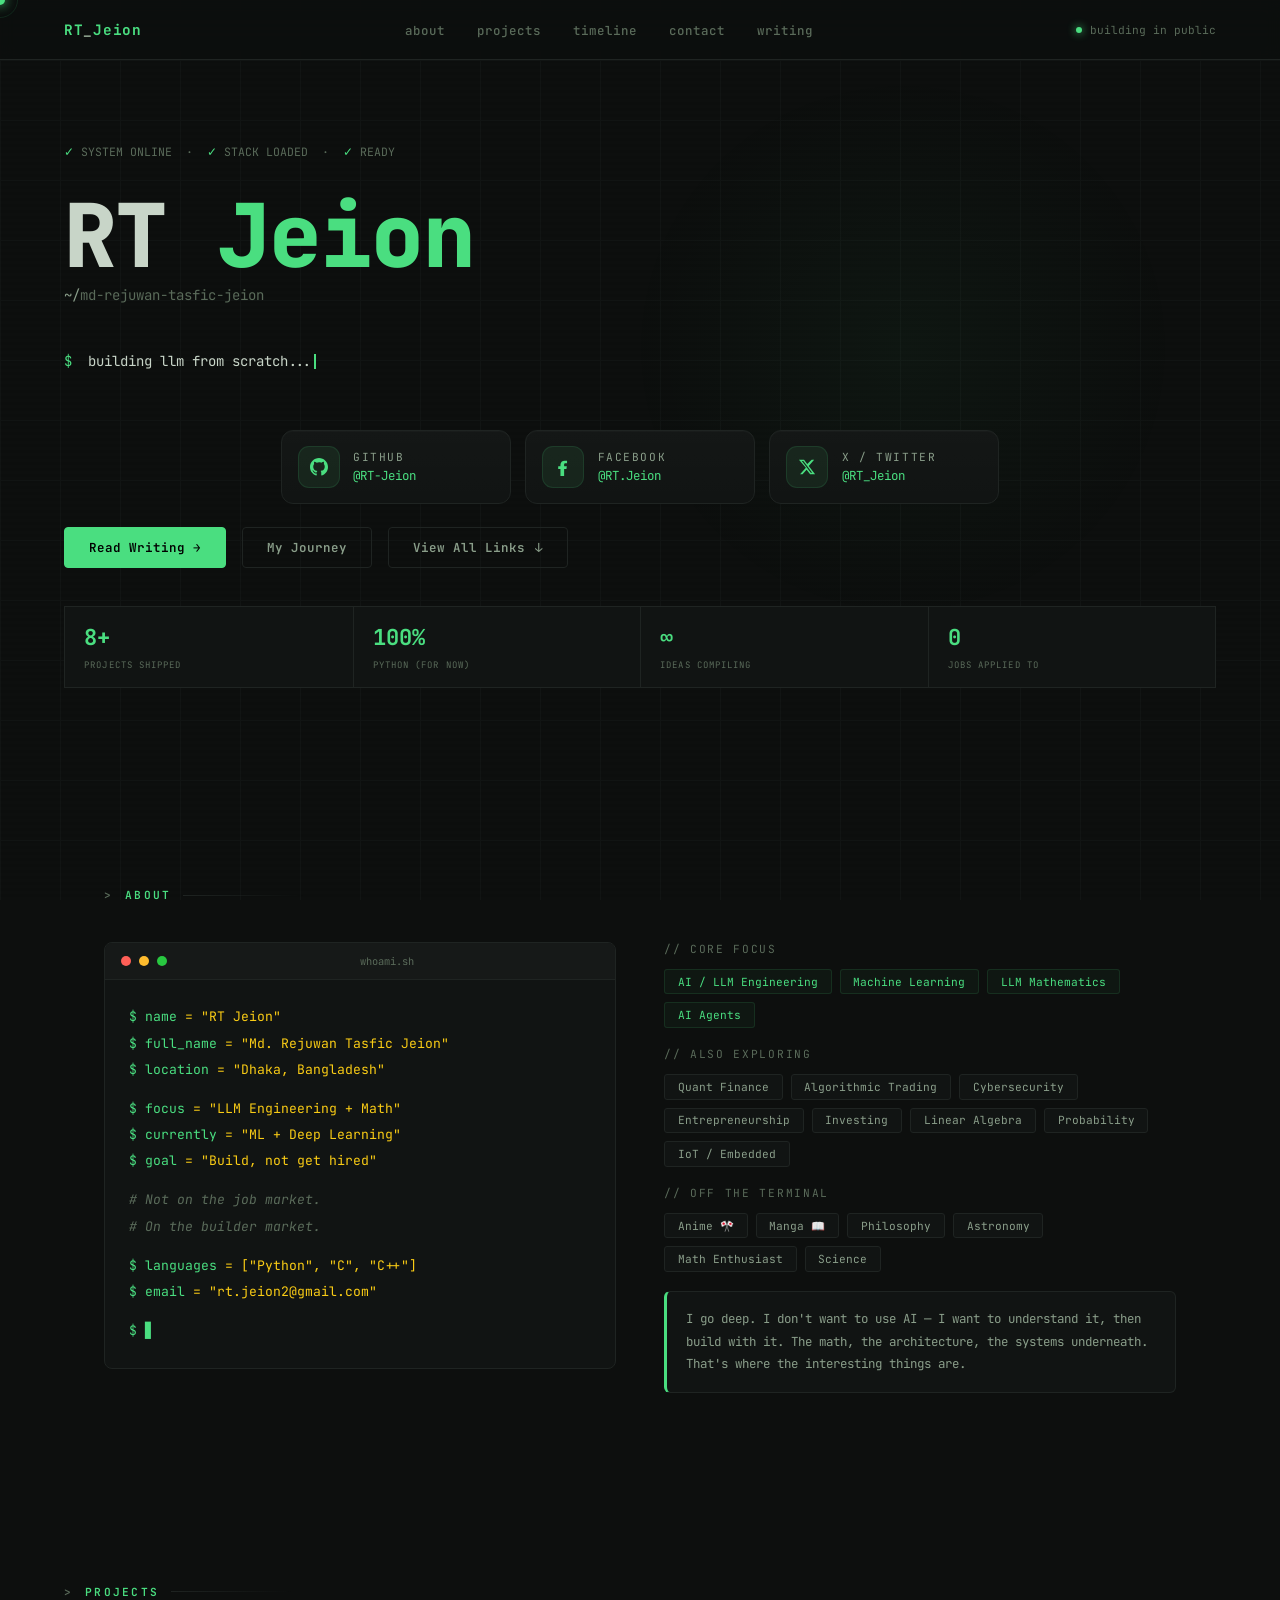
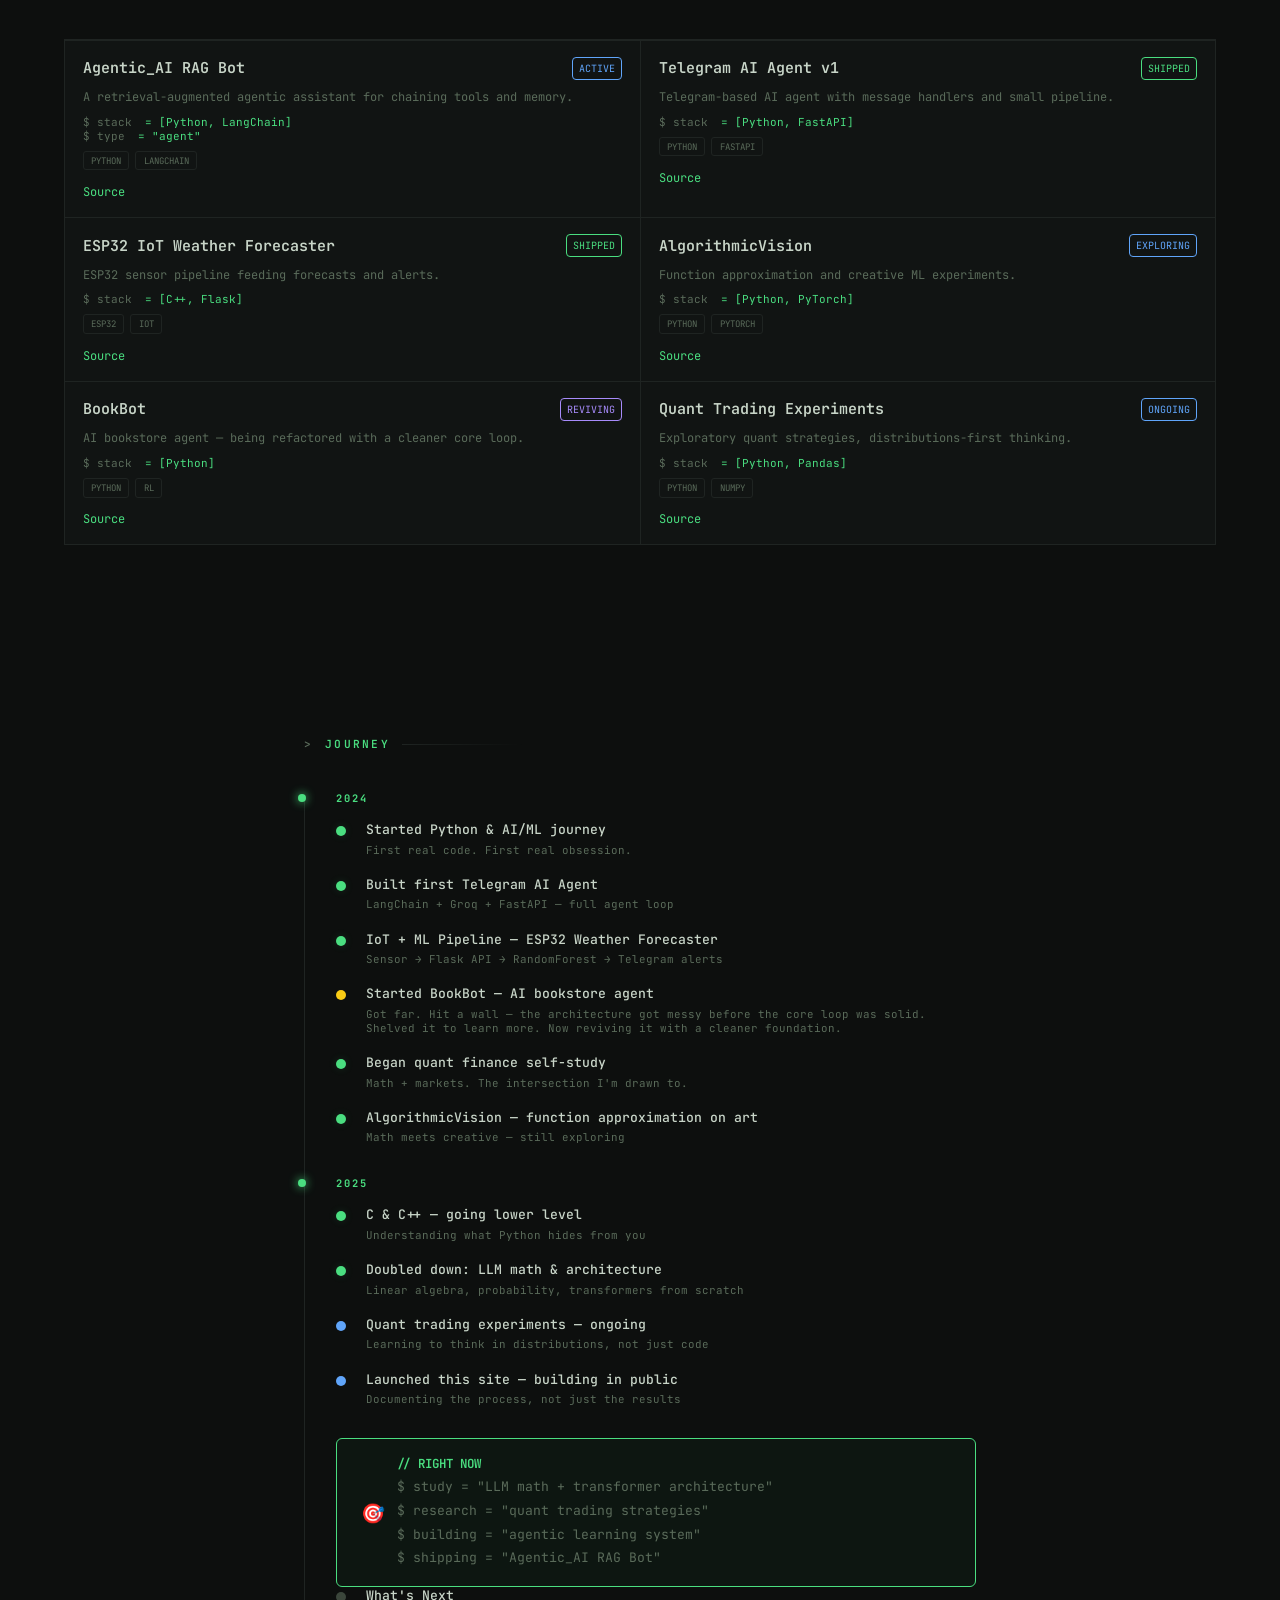
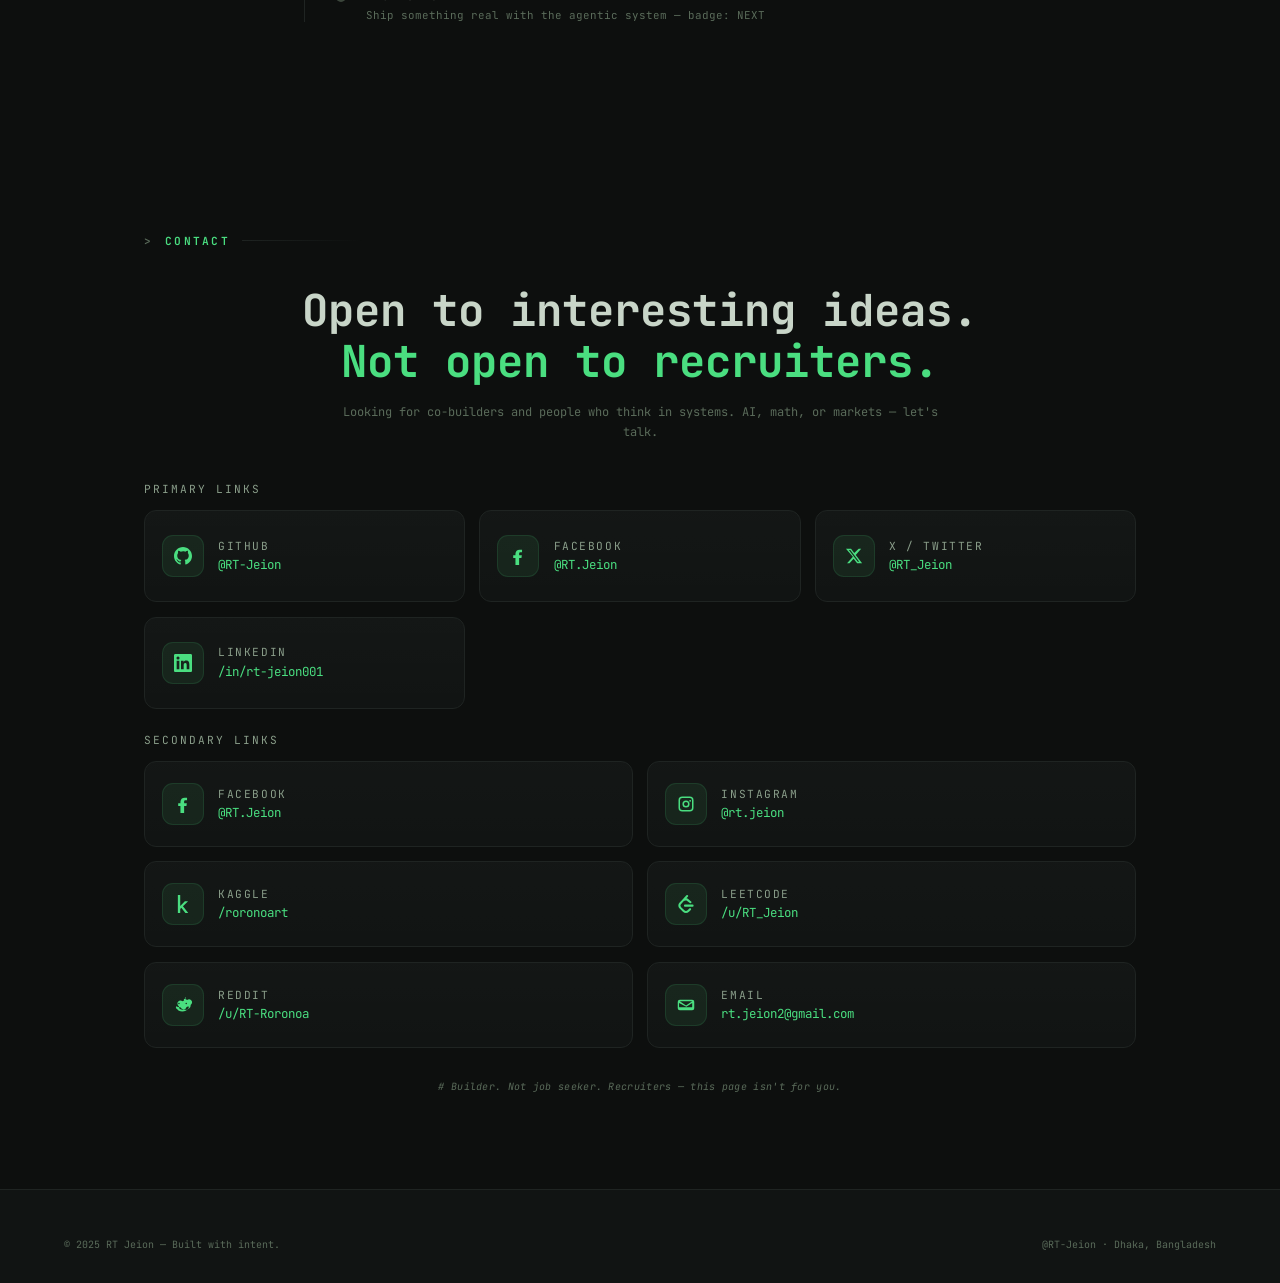
<file: index.html>
<!DOCTYPE html>
<html lang="en">
<head>
<meta charset="UTF-8">
<meta name="viewport" content="width=device-width, initial-scale=1.0">
<title>RT Jeion — Builder. Not Job Seeker.</title>
<link rel="apple-touch-icon" sizes="180x180" href="/apple-touch-icon.png">
<link rel="icon" type="image/png" sizes="32x32" href="/favicon-32x32.png">
<link rel="icon" type="image/png" sizes="16x16" href="/favicon-16x16.png">
<link rel="manifest" href="/site.webmanifest">
  <link rel="icon" href="/favicon.svg" type="image/svg+xml">
<link rel="preconnect" href="https://fonts.googleapis.com">
<link href="https://fonts.googleapis.com/css2?family=JetBrains+Mono:wght@300;400;500;600;700;800&display=swap" rel="stylesheet">
<link rel="stylesheet" href="styles.css">
</head>
<body>

<!-- CURSOR -->
<div class="cursor" id="cursor"></div>
<div class="cursor-ring" id="cursorRing"></div>

<!-- NAV -->
<nav>
  <a href="#hero" class="nav-logo">RT<span>_</span>Jeion</a>
  <ul class="nav-links">
    <li><a href="#about">about</a></li>
    <li><a href="#projects">projects</a></li>
    <li><a href="#timeline">timeline</a></li>
    <li><a href="#contact">contact</a></li>
    <li><a href="writing.html">writing</a></li>
  </ul>
  <div class="nav-status">
    <span class="status-dot"></span>
    <span>building in public</span>
  </div>
</nav>

<!-- ══════════════════════════════════
     HERO
══════════════════════════════════ -->
<section id="hero">
  <div class="hero-glow"></div>

  <p class="hero-boot">
    <span>✓</span> SYSTEM ONLINE &nbsp;·&nbsp;
    <span>✓</span> STACK LOADED &nbsp;·&nbsp;
    <span>✓</span> READY
  </p>

  <h1 class="hero-name">RT <span class="accent">Jeion</span></h1>
  <p class="hero-handle"><span>~/</span>md-rejuwan-tasfic-jeion</p>

  <div class="hero-tagline">
    <span class="prompt">$</span>
    <span id="typed"></span><span class="cursor-blink"></span>
  </div>

  <div class="hero-socials" aria-label="Top social links">
    <a href="https://github.com/RT-Jeion" target="_blank" rel="noopener noreferrer" class="hero-social-link hero-social-card" aria-label="GitHub" title="GitHub">
      <span class="hero-social-icon" aria-hidden="true">
        <svg viewBox="0 0 24 24"><path d="M12 0C5.374 0 0 5.373 0 12c0 5.302 3.438 9.8 8.207 11.387.599.111.793-.261.793-.577v-2.234c-3.338.726-4.033-1.416-4.033-1.416-.546-1.387-1.333-1.756-1.333-1.756-1.089-.745.083-.729.083-.729 1.205.084 1.839 1.237 1.839 1.237 1.07 1.834 2.807 1.304 3.492.997.107-.775.418-1.305.762-1.604-2.665-.305-5.467-1.334-5.467-5.931 0-1.311.469-2.381 1.236-3.221-.124-.303-.535-1.524.117-3.176 0 0 1.008-.322 3.301 1.23A11.509 11.509 0 0 1 12 5.803c1.02.005 2.047.138 3.006.404 2.291-1.552 3.297-1.23 3.297-1.23.653 1.653.242 2.874.118 3.176.77.84 1.235 1.911 1.235 3.221 0 4.609-2.807 5.624-5.479 5.921.43.372.823 1.102.823 2.222v3.293c0 .319.192.694.801.576C20.566 21.797 24 17.3 24 12c0-6.627-5.373-12-12-12z"/></svg>
      </span>
      <span class="hero-social-copy">
        <span class="hero-social-label">GitHub</span>
        <span class="hero-social-value">@RT-Jeion</span>
      </span>
    </a>
    <a href="https://www.facebook.com/RT.Jeion" target="_blank" rel="noopener noreferrer" class="hero-social-link hero-social-card" aria-label="Facebook" title="Facebook">
      <span class="hero-social-icon" aria-hidden="true">
        <svg viewBox="0 0 24 24"><path d="M13.5 24v-9.3h3.1l.5-3.6h-3.6V8.8c0-1 .3-1.8 1.9-1.8h2V3.7c-.4-.1-1.7-.2-3.2-.2-3.3 0-5.6 2-5.6 5.6v2h-3v3.6h3V24h4.9z"/></svg>
      </span>
      <span class="hero-social-copy">
        <span class="hero-social-label">Facebook</span>
        <span class="hero-social-value">@RT.Jeion</span>
      </span>
    </a>
    <a href="https://x.com/RT_Jeion" target="_blank" rel="noopener noreferrer" class="hero-social-link hero-social-card" aria-label="X / Twitter" title="X / Twitter">
      <span class="hero-social-icon" aria-hidden="true">
        <svg viewBox="0 0 24 24"><path d="M18.244 2.25h3.308l-7.227 8.26 8.502 11.24H16.17l-4.714-6.231-5.401 6.231H2.744l7.737-8.835L1.254 2.25H8.08l4.259 5.63L18.244 2.25zm-1.161 17.52h1.833L7.084 4.126H5.117L17.083 19.77z"/></svg>
      </span>
      <span class="hero-social-copy">
        <span class="hero-social-label">X / Twitter</span>
        <span class="hero-social-value">@RT_Jeion</span>
      </span>
    </a>
  </div>

  <div class="hero-ctas">
    <a href="writing.html" class="btn btn-primary">Read Writing →</a>
    <a href="#timeline" class="btn btn-ghost">My Journey</a>
    <a href="#contact" class="btn btn-ghost btn-scroll" data-scroll-target="#contact">View All Links <span class="btn-arrow" aria-hidden="true">↓</span></a>
  </div>

  <div class="hero-stats">
    <div class="hero-stat">
      <span class="hero-stat-val">8<span>+</span></span>
      <span class="hero-stat-label">PROJECTS SHIPPED</span>
    </div>
    <div class="hero-stat">
      <span class="hero-stat-val">100<span>%</span></span>
      <span class="hero-stat-label">PYTHON (FOR NOW)</span>
    </div>
    <div class="hero-stat">
      <span class="hero-stat-val">∞</span>
      <span class="hero-stat-label">IDEAS COMPILING</span>
    </div>
    <div class="hero-stat">
      <span class="hero-stat-val">0</span>
      <span class="hero-stat-label">JOBS APPLIED TO</span>
    </div>
  </div>

</section>

<!-- ══════════════════════════════════
     ABOUT
══════════════════════════════════ -->
<section id="about">
  <div class="section-label">ABOUT</div>
  <div class="about-grid reveal">

    <div class="terminal-box">
      <div class="terminal-bar">
        <span class="t-dot t-red"></span>
        <span class="t-dot t-yellow"></span>
        <span class="t-dot t-green"></span>
        <span class="terminal-title">whoami.sh</span>
      </div>
      <div class="terminal-body">
        <span class="t-line"><span class="t-prompt">$ </span><span class="t-key">name</span>       <span class="t-val">= "RT Jeion"</span></span>
        <span class="t-line"><span class="t-prompt">$ </span><span class="t-key">full_name</span>  <span class="t-val">= "Md. Rejuwan Tasfic Jeion"</span></span>
        <span class="t-line"><span class="t-prompt">$ </span><span class="t-key">location</span>   <span class="t-val">= "Dhaka, Bangladesh"</span></span>
        <span class="t-blank"></span>
        <span class="t-line"><span class="t-prompt">$ </span><span class="t-key">focus</span>      <span class="t-val">= "LLM Engineering + Math"</span></span>
        <span class="t-line"><span class="t-prompt">$ </span><span class="t-key">currently</span>  <span class="t-val">= "ML + Deep Learning"</span></span>
        <span class="t-line"><span class="t-prompt">$ </span><span class="t-key">goal</span>       <span class="t-val">= "Build, not get hired"</span></span>
        <span class="t-blank"></span>
        <span class="t-line"><span class="t-comment"># Not on the job market.</span></span>
        <span class="t-line"><span class="t-comment"># On the builder market.</span></span>
        <span class="t-blank"></span>
        <span class="t-line"><span class="t-prompt">$ </span><span class="t-key">languages</span>  <span class="t-val">= ["Python", "C", "C++"]</span></span>
        <span class="t-line"><span class="t-prompt">$ </span><span class="t-key">email</span>      <span class="t-val">= "rt.jeion2@gmail.com"</span></span>
        <span class="t-blank"></span>
        <span class="t-line"><span class="t-prompt">$</span> <span style="color:var(--green)">▊</span></span>
      </div>
    </div>

    <div class="about-interests">
      <div>
        <div class="about-section-title">// CORE FOCUS</div>
        <div class="tag-cloud">
          <span class="tag primary">AI / LLM Engineering</span>
          <span class="tag primary">Machine Learning</span>
          <span class="tag primary">LLM Mathematics</span>
          <span class="tag primary">AI Agents</span>
        </div>
      </div>

      <div>
        <div class="about-section-title">// ALSO EXPLORING</div>
        <div class="tag-cloud">
          <span class="tag">Quant Finance</span>
          <span class="tag">Algorithmic Trading</span>
          <span class="tag">Cybersecurity</span>
          <span class="tag">Entrepreneurship</span>
          <span class="tag">Investing</span>
          <span class="tag">Linear Algebra</span>
          <span class="tag">Probability</span>
          <span class="tag">IoT / Embedded</span>
        </div>
      </div>

      <div>
        <div class="about-section-title">// OFF THE TERMINAL</div>
        <div class="tag-cloud">
          <span class="tag">Anime 🎌</span>
          <span class="tag">Manga 📖</span>
          <span class="tag">Philosophy</span>
          <span class="tag">Astronomy</span>
          <span class="tag">Math Enthusiast</span>
          <span class="tag">Science</span>
        </div>
      </div>

      <div style="padding: 1rem 1.2rem; background: var(--surface); border: 1px solid var(--border); border-left: 3px solid var(--accent); border-radius: 6px; font-size: 0.78rem; color: var(--muted2); line-height: 1.8;">
        I go deep. I don't want to use AI — I want to understand it, then build with it. The math, the architecture, the systems underneath. That's where the interesting things are.
      </div>
    </div>

  </div>
</section>
<!-- ══════════════════════════════════

<!-- ══════════════════════════════════
     PROJECTS
══════════════════════════════════ -->
<section id="projects">
  <div class="section-label">PROJECTS</div>
  <div class="projects-grid">

    <article class="project-card">
      <div class="project-row">
        <div class="project-title">Agentic_AI RAG Bot</div>
        <div class="project-badge badge-active">ACTIVE</div>
      </div>
      <div class="project-desc">A retrieval-augmented agentic assistant for chaining tools and memory.</div>
      <div class="project-meta">
        <div class="meta-row"><span class="meta-key">$ stack</span> <span class="meta-val">= [Python, LangChain]</span></div>
        <div class="meta-row"><span class="meta-key">$ type</span> <span class="meta-val">= "agent"</span></div>
      </div>
      <div class="project-stack"><span>python</span><span>langchain</span></div>
      <a class="project-git" href="#">Source <span class="arrow">→</span></a>
    </article>

    <article class="project-card">
      <div class="project-row">
        <div class="project-title">Telegram AI Agent v1</div>
        <div class="project-badge badge-shipped">SHIPPED</div>
      </div>
      <div class="project-desc">Telegram-based AI agent with message handlers and small pipeline.</div>
      <div class="project-meta">
        <div class="meta-row"><span class="meta-key">$ stack</span> <span class="meta-val">= [Python, FastAPI]</span></div>
      </div>
      <div class="project-stack"><span>python</span><span>fastapi</span></div>
      <a class="project-git" href="#">Source <span class="arrow">→</span></a>
    </article>

    <article class="project-card">
      <div class="project-row">
        <div class="project-title">ESP32 IoT Weather Forecaster</div>
        <div class="project-badge badge-shipped">SHIPPED</div>
      </div>
      <div class="project-desc">ESP32 sensor pipeline feeding forecasts and alerts.</div>
      <div class="project-meta">
        <div class="meta-row"><span class="meta-key">$ stack</span> <span class="meta-val">= [C++, Flask]</span></div>
      </div>
      <div class="project-stack"><span>esp32</span><span>iot</span></div>
      <a class="project-git" href="#">Source <span class="arrow">→</span></a>
    </article>

    <article class="project-card">
      <div class="project-row">
        <div class="project-title">AlgorithmicVision</div>
        <div class="project-badge badge-exploring">EXPLORING</div>
      </div>
      <div class="project-desc">Function approximation and creative ML experiments.</div>
      <div class="project-meta">
        <div class="meta-row"><span class="meta-key">$ stack</span> <span class="meta-val">= [Python, PyTorch]</span></div>
      </div>
      <div class="project-stack"><span>python</span><span>pytorch</span></div>
      <a class="project-git" href="#">Source <span class="arrow">→</span></a>
    </article>

    <article class="project-card">
      <div class="project-row">
        <div class="project-title">BookBot</div>
        <div class="project-badge badge-reviving">REVIVING</div>
      </div>
      <div class="project-desc">AI bookstore agent — being refactored with a cleaner core loop.</div>
      <div class="project-meta">
        <div class="meta-row"><span class="meta-key">$ stack</span> <span class="meta-val">= [Python]</span></div>
      </div>
      <div class="project-stack"><span>python</span><span>rl</span></div>
      <a class="project-git" href="#">Source <span class="arrow">→</span></a>
    </article>

    <article class="project-card">
      <div class="project-row">
        <div class="project-title">Quant Trading Experiments</div>
        <div class="project-badge badge-ongoing">ONGOING</div>
      </div>
      <div class="project-desc">Exploratory quant strategies, distributions-first thinking.</div>
      <div class="project-meta">
        <div class="meta-row"><span class="meta-key">$ stack</span> <span class="meta-val">= [Python, Pandas]</span></div>
      </div>
      <div class="project-stack"><span>python</span><span>numpy</span></div>
      <a class="project-git" href="#">Source <span class="arrow">→</span></a>
    </article>

  </div>
</section>

<!-- ══════════════════════════════════
     TIMELINE
══════════════════════════════════ -->
<section id="timeline">
  <div class="section-label">JOURNEY</div>
  <div class="tl-container">

    <div class="tl-year">2024</div>
    <div class="tl-item">
      <span class="tl-icon green"></span>
      <div class="tl-content">
        <div class="tl-title">Started Python & AI/ML journey</div>
        <div class="tl-sub">First real code. First real obsession.</div>
      </div>
    </div>
    <div class="tl-item">
      <span class="tl-icon green"></span>
      <div class="tl-content">
        <div class="tl-title">Built first Telegram AI Agent</div>
        <div class="tl-sub">LangChain + Groq + FastAPI — full agent loop</div>
      </div>
    </div>
    <div class="tl-item">
      <span class="tl-icon green"></span>
      <div class="tl-content">
        <div class="tl-title">IoT + ML Pipeline — ESP32 Weather Forecaster</div>
        <div class="tl-sub">Sensor → Flask API → RandomForest → Telegram alerts</div>
      </div>
    </div>
    <div class="tl-item">
      <span class="tl-icon yellow"></span>
      <div class="tl-content">
        <div class="tl-title">Started BookBot — AI bookstore agent</div>
        <div class="tl-sub">Got far. Hit a wall — the architecture got messy before the core loop was solid. Shelved it to learn more. Now reviving it with a cleaner foundation.</div>
      </div>
    </div>
    <div class="tl-item">
      <span class="tl-icon green"></span>
      <div class="tl-content">
        <div class="tl-title">Began quant finance self-study</div>
        <div class="tl-sub">Math + markets. The intersection I'm drawn to.</div>
      </div>
    </div>
    <div class="tl-item">
      <span class="tl-icon green"></span>
      <div class="tl-content">
        <div class="tl-title">AlgorithmicVision — function approximation on art</div>
        <div class="tl-sub">Math meets creative — still exploring</div>
      </div>
    </div>

    <div class="tl-year">2025</div>
    <div class="tl-item">
      <span class="tl-icon green"></span>
      <div class="tl-content">
        <div class="tl-title">C & C++ — going lower level</div>
        <div class="tl-sub">Understanding what Python hides from you</div>
      </div>
    </div>
    <div class="tl-item">
      <span class="tl-icon green"></span>
      <div class="tl-content">
        <div class="tl-title">Doubled down: LLM math & architecture</div>
        <div class="tl-sub">Linear algebra, probability, transformers from scratch</div>
      </div>
    </div>
    <div class="tl-item">
      <span class="tl-icon blue"></span>
      <div class="tl-content">
        <div class="tl-title">Quant trading experiments — ongoing</div>
        <div class="tl-sub">Learning to think in distributions, not just code</div>
      </div>
    </div>
    <div class="tl-item">
      <span class="tl-icon blue"></span>
      <div class="tl-content">
        <div class="tl-title">Launched this site — building in public</div>
        <div class="tl-sub">Documenting the process, not just the results</div>
      </div>
    </div>

    <div class="tl-now">
      <span style="font-size:1.2rem">🎯</span>
      <div>
        <div style="font-weight:600; margin-bottom:0.2rem">// RIGHT NOW</div>
        <div style="font-size:0.82rem; color:var(--muted); font-family:var(--font); line-height:1.8">
          <div>$ study = "LLM math + transformer architecture"</div>
          <div>$ research = "quant trading strategies"</div>
          <div>$ building = "agentic learning system"</div>
          <div>$ shipping = "Agentic_AI RAG Bot"</div>
        </div>
      </div>
    </div>

    <div class="tl-item">
      <span class="tl-icon" style="opacity:0.6"></span>
      <div class="tl-content">
        <div class="tl-title">What's Next</div>
        <div class="tl-sub">Ship something real with the agentic system — badge: NEXT</div>
      </div>
    </div>

  </div>
</section>

<!-- ══════════════════════════════════
     CONTACT
══════════════════════════════════ -->
<section id="contact">
  <div class="section-label">CONTACT</div>
  <h2 class="contact-headline">
    <div class="contact-line1">Open to interesting ideas.</div>
    <div class="contact-line2">Not open to recruiters.</div>
  </h2>
  <p class="contact-sub">
    Looking for co-builders and people who think in systems. AI, math, or markets — let's talk.
  </p>
  <div class="contact-groups">
    <div class="contact-group reveal">
      <div class="contact-group-title">Primary Links</div>
      <div class="contact-links contact-links--primary">
        <a class="contact-link contact-link--primary" href="https://github.com/RT-Jeion" target="_blank" rel="noopener noreferrer" aria-label="GitHub">
          <span class="contact-link-icon" aria-hidden="true">
            <svg viewBox="0 0 24 24"><path d="M12 0C5.374 0 0 5.373 0 12c0 5.302 3.438 9.8 8.207 11.387.599.111.793-.261.793-.577v-2.234c-3.338.726-4.033-1.416-4.033-1.416-.546-1.387-1.333-1.756-1.333-1.756-1.089-.745.083-.729.083-.729 1.205.084 1.839 1.237 1.839 1.237 1.07 1.834 2.807 1.304 3.492.997.107-.775.418-1.305.762-1.604-2.665-.305-5.467-1.334-5.467-5.931 0-1.311.469-2.381 1.236-3.221-.124-.303-.535-1.524.117-3.176 0 0 1.008-.322 3.301 1.23A11.509 11.509 0 0 1 12 5.803c1.02.005 2.047.138 3.006.404 2.291-1.552 3.297-1.23 3.297-1.23.653 1.653.242 2.874.118 3.176.77.84 1.235 1.911 1.235 3.221 0 4.609-2.807 5.624-5.479 5.921.43.372.823 1.102.823 2.222v3.293c0 .319.192.694.801.576C20.566 21.797 24 17.3 24 12c0-6.627-5.373-12-12-12z"/></svg>
          </span>
          <span class="contact-link-copy">
            <span class="contact-link-label">GitHub</span>
            <span class="contact-link-value">@RT-Jeion</span>
          </span>
        </a>
        <a class="contact-link contact-link--primary" href="https://www.facebook.com/RT.Jeion" target="_blank" rel="noopener noreferrer" aria-label="Facebook">
          <span class="contact-link-icon" aria-hidden="true">
            <svg viewBox="0 0 24 24"><path d="M13.5 24v-9.3h3.1l.5-3.6h-3.6V8.8c0-1 .3-1.8 1.9-1.8h2V3.7c-.4-.1-1.7-.2-3.2-.2-3.3 0-5.6 2-5.6 5.6v2h-3v3.6h3V24h4.9z"/></svg>
          </span>
          <span class="contact-link-copy">
            <span class="contact-link-label">Facebook</span>
            <span class="contact-link-value">@RT.Jeion</span>
          </span>
        </a>
        <a class="contact-link contact-link--primary" href="https://x.com/RT_Jeion" target="_blank" rel="noopener noreferrer" aria-label="X / Twitter">
          <span class="contact-link-icon" aria-hidden="true">
            <svg viewBox="0 0 24 24"><path d="M18.244 2.25h3.308l-7.227 8.26 8.502 11.24H16.17l-4.714-6.231-5.401 6.231H2.744l7.737-8.835L1.254 2.25H8.08l4.259 5.63L18.244 2.25zm-1.161 17.52h1.833L7.084 4.126H5.117L17.083 19.77z"/></svg>
          </span>
          <span class="contact-link-copy">
            <span class="contact-link-label">X / Twitter</span>
            <span class="contact-link-value">@RT_Jeion</span>
          </span>
        </a>
        <a class="contact-link contact-link--primary" href="https://www.linkedin.com/in/rt-jeion001/" target="_blank" rel="noopener noreferrer" aria-label="LinkedIn">
          <span class="contact-link-icon" aria-hidden="true">
            <svg viewBox="0 0 24 24"><path d="M20.447 20.452h-3.554v-5.569c0-1.328-.027-3.037-1.852-3.037-1.853 0-2.136 1.445-2.136 2.939v5.667H9.351V9h3.414v1.561h.046c.477-.9 1.637-1.85 3.37-1.85 3.601 0 4.267 2.37 4.267 5.455v6.286zM5.337 7.433a2.062 2.062 0 0 1-2.063-2.065 2.064 2.064 0 1 1 2.063 2.065zm1.782 13.019H3.555V9h3.564v11.452zM22.225 0H1.771C.792 0 0 .774 0 1.729v20.542C0 23.227.792 24 1.771 24h20.451C23.2 24 24 23.227 24 22.271V1.729C24 .774 23.2 0 22.222 0h.003z"/></svg>
          </span>
          <span class="contact-link-copy">
            <span class="contact-link-label">LinkedIn</span>
            <span class="contact-link-value">/in/rt-jeion001</span>
          </span>
        </a>
      </div>
    </div>

    <div class="contact-group reveal">
      <div class="contact-group-title">Secondary Links</div>
      <div class="contact-links contact-links--secondary">
        <a class="contact-link" href="https://www.facebook.com/RT.Jeion" target="_blank" rel="noopener noreferrer" aria-label="Facebook">
          <span class="contact-link-icon" aria-hidden="true">
            <svg viewBox="0 0 24 24"><path d="M13.5 24v-9.3h3.1l.5-3.6h-3.6V8.8c0-1 .3-1.8 1.9-1.8h2V3.7c-.4-.1-1.7-.2-3.2-.2-3.3 0-5.6 2-5.6 5.6v2h-3v3.6h3V24h4.9z"/></svg>
          </span>
          <span class="contact-link-copy">
            <span class="contact-link-label">Facebook</span>
            <span class="contact-link-value">@RT.Jeion</span>
          </span>
        </a>
        <a class="contact-link" href="https://www.instagram.com/rt.jeion/" target="_blank" rel="noopener noreferrer" aria-label="Instagram">
          <span class="contact-link-icon" aria-hidden="true">
            <svg viewBox="0 0 24 24"><path d="M7 2h10a5 5 0 0 1 5 5v10a5 5 0 0 1-5 5H7a5 5 0 0 1-5-5V7a5 5 0 0 1 5-5zm0 2a3 3 0 0 0-3 3v10a3 3 0 0 0 3 3h10a3 3 0 0 0 3-3V7a3 3 0 0 0-3-3H7zm5 3.25A4.75 4.75 0 1 1 7.25 12 4.756 4.756 0 0 1 12 7.25zm0 2A2.75 2.75 0 1 0 14.75 12 2.753 2.753 0 0 0 12 9.25zM17.5 6.5a1.25 1.25 0 1 1-1.25 1.25A1.25 1.25 0 0 1 17.5 6.5z"/></svg>
          </span>
          <span class="contact-link-copy">
            <span class="contact-link-label">Instagram</span>
            <span class="contact-link-value">@rt.jeion</span>
          </span>
        </a>
        <a class="contact-link" href="https://www.kaggle.com/roronoart" target="_blank" rel="noopener noreferrer" aria-label="Kaggle">
          <span class="contact-link-icon" aria-hidden="true">
            <svg viewBox="0 0 24 24"><path d="M18.825 23.859c-.022.092-.117.141-.281.141h-3.139c-.187 0-.351-.082-.492-.248l-5.178-6.589-1.448 1.374v5.111c0 .235-.117.352-.351.352H5.505c-.236 0-.354-.117-.354-.352V.353c0-.233.118-.353.354-.353h2.431c.234 0 .351.12.351.353v14.343l6.203-6.272c.165-.165.33-.246.495-.246h3.239c.144 0 .236.06.285.18.046.149.034.255-.036.315l-6.555 6.344 6.836 8.507c.095.104.117.208.07.334"/></svg>
          </span>
          <span class="contact-link-copy">
            <span class="contact-link-label">Kaggle</span>
            <span class="contact-link-value">/roronoart</span>
          </span>
        </a>
        <a class="contact-link" href="https://leetcode.com/u/RT_Jeion/" target="_blank" rel="noopener noreferrer" aria-label="LeetCode">
          <span class="contact-link-icon" aria-hidden="true">
            <svg viewBox="0 0 24 24"><path d="M13.483 0a1.374 1.374 0 0 0-.961.438L7.116 6.226l-3.854 4.126a5.266 5.266 0 0 0-1.209 2.104 5.35 5.35 0 0 0-.125.513 5.527 5.527 0 0 0 .062 2.362 5.83 5.83 0 0 0 .349 1.017 5.938 5.938 0 0 0 1.271 1.818l4.277 4.193.039.038c2.248 2.165 5.852 2.133 8.063-.074l2.396-2.392c.54-.54.54-1.414.003-1.955a1.378 1.378 0 0 0-1.951-.003l-2.396 2.392a3.021 3.021 0 0 1-4.205.038l-.02-.019-4.276-4.193c-.652-.64-.972-1.469-.948-2.263a2.68 2.68 0 0 1 .066-.523 2.545 2.545 0 0 1 .619-1.164L9.13 8.114c1.058-1.134 3.204-1.27 4.43-.278l3.501 2.831c.593.48 1.461.387 1.94-.207a1.384 1.384 0 0 0-.207-1.943l-3.5-2.831c-.8-.647-1.766-1.045-2.774-1.202l2.015-2.158A1.384 1.384 0 0 0 13.483 0zm-2.866 12.815a1.38 1.38 0 0 0-1.38 1.382 1.38 1.38 0 0 0 1.38 1.382H20.79a1.38 1.38 0 0 0 1.38-1.382 1.38 1.38 0 0 0-1.38-1.382z"/></svg>
          </span>
          <span class="contact-link-copy">
            <span class="contact-link-label">LeetCode</span>
            <span class="contact-link-value">/u/RT_Jeion</span>
          </span>
        </a>
        <a class="contact-link" href="https://www.reddit.com/user/Twilight_RT/" target="_blank" rel="noopener noreferrer" aria-label="Reddit">
          <span class="contact-link-icon" aria-hidden="true">
            <svg viewBox="0 0 24 24"><path d="M14.5 1.75c.7 0 1.3.57 1.3 1.27 0 .49-.28.91-.67 1.12l2.4 1.07c.7-.56 1.58-.9 2.54-.9 2.24 0 4.05 1.81 4.05 4.05 0 1.48-.8 2.78-1.99 3.49.05.26.08.53.08.81 0 3.12-3.22 5.66-7.16 5.66-2.95 0-5.48-1.37-6.58-3.33-.4.09-.82.14-1.26.14-1.49 0-2.85-.5-3.95-1.33-.45.36-.74.91-.74 1.53 0 1.03.76 1.88 1.75 2.03.52 1.83 3.38 3.22 6.83 3.22 3.45 0 6.31-1.39 6.83-3.22 1-.15 1.75-1 1.75-2.03 0-.61-.29-1.17-.74-1.53-.64.48-1.41.83-2.25 1.02-.29 2.04-2.45 3.63-5.1 3.63-2.82 0-5.12-1.83-5.12-4.08 0-.27.03-.54.09-.8-1.18-.71-1.98-2.01-1.98-3.49 0-2.24 1.81-4.05 4.05-4.05.96 0 1.84.34 2.54.9l2.39-1.07a1.27 1.27 0 0 1 1.64-1.93l.01.01a1.27 1.27 0 0 1 .14-.01zm-7.9 7.32a.95.95 0 1 0 0 1.9.95.95 0 0 0 0-1.9zm9.7 0a.95.95 0 1 0 0 1.9.95.95 0 0 0 0-1.9zm-6.33 4.6c.32.57.94.96 1.66.96.72 0 1.34-.39 1.66-.96a.62.62 0 1 1 1.08.6c-.54.96-1.57 1.6-2.74 1.6-1.17 0-2.2-.64-2.74-1.6a.62.62 0 1 1 1.08-.6z"/></svg>
          </span>
          <span class="contact-link-copy">
            <span class="contact-link-label">Reddit</span>
            <span class="contact-link-value">/u/RT-Roronoa</span>
          </span>
        </a>
        <a class="contact-link" href="mailto:rt.jeion2@gmail.com" aria-label="Email">
          <span class="contact-link-icon" aria-hidden="true">
            <svg viewBox="0 0 24 24"><path d="M3.75 5h16.5A2.75 2.75 0 0 1 23 7.75v8.5A2.75 2.75 0 0 1 20.25 19H3.75A2.75 2.75 0 0 1 1 16.25v-8.5A2.75 2.75 0 0 1 3.75 5zm0 2 8.25 5.5L20.25 7H3.75zm16.5 7.25V9.2l-7.31 4.87a1 1 0 0 1-1.12 0L2.75 9.2v5.05c0 .41.34.75.75.75h16.5z"/></svg>
          </span>
          <span class="contact-link-copy">
            <span class="contact-link-label">Email</span>
            <span class="contact-link-value">rt.jeion2@gmail.com</span>
          </span>
        </a>
      </div>
    </div>
  </div>

  <div class="contact-note"># Builder. Not job seeker. Recruiters — this page isn't for you.</div>

</section>

<!-- ══════════════════════════════════
     FOOTER
══════════════════════════════════ -->
<footer>
  <div class="footer-bottom">
    <span>© 2025 RT Jeion — Built with intent.</span>
    <span>@RT-Jeion · Dhaka, Bangladesh</span>
  </div>
</footer>

<script src="script.js"></script>
</body>
</html>
</file>
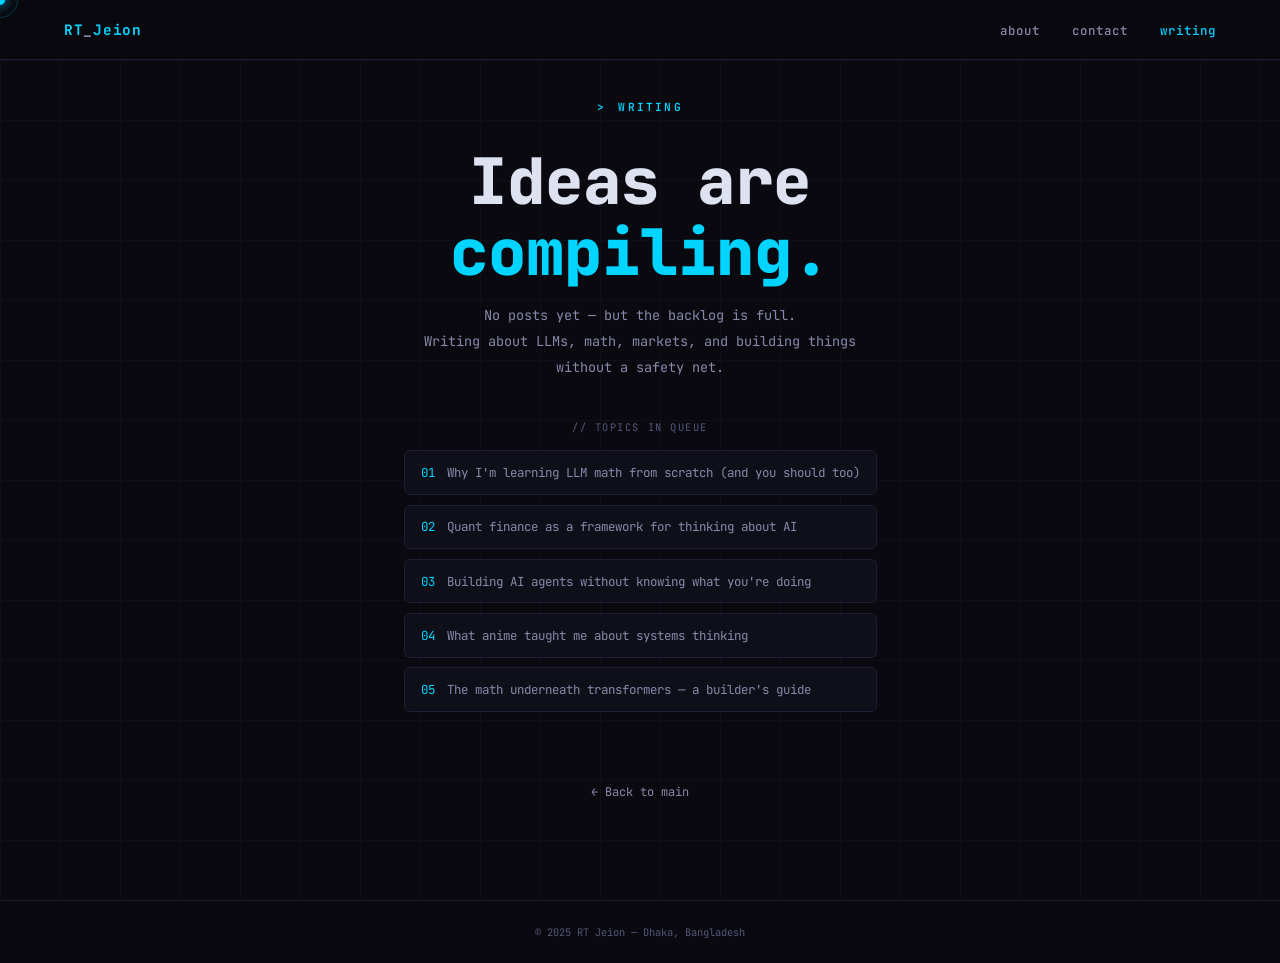
<file: writing.html>
<!DOCTYPE html>
<html lang="en">
<head>
<meta charset="UTF-8">
<meta name="viewport" content="width=device-width, initial-scale=1.0">
<title>Writing — RT Jeion</title>
<link rel="preconnect" href="https://fonts.googleapis.com">
<link href="https://fonts.googleapis.com/css2?family=JetBrains+Mono:wght@300;400;500;600;700;800&display=swap" rel="stylesheet">
<link rel="stylesheet" href="writing-styles.css">
  <link rel="icon" href="/favicon.svg" type="image/svg+xml">
</head>
<body>
<div class="cursor" id="cursor"></div>
<div class="cursor-ring" id="cursorRing"></div>

<nav>
  <a href="index.html" class="nav-logo">RT<span>_</span>Jeion</a>
  <ul class="nav-links">
    <li><a href="index.html#about">about</a></li>
    <li><a href="index.html#contact">contact</a></li>
    <li><a href="writing.html" class="active">writing</a></li>
  </ul>
</nav>

<main>
  <div class="label">WRITING</div>
  <h1>Ideas are<br><span>compiling.</span></h1>
  <p class="sub">
    No posts yet — but the backlog is full.<br>
    Writing about LLMs, math, markets, and building things<br>
    without a safety net.
  </p>

  <div class="queue-title">// TOPICS IN QUEUE</div>
  <div class="queue">
    <div class="queue-item"><span>01</span> Why I'm learning LLM math from scratch (and you should too)</div>
    <div class="queue-item"><span>02</span> Quant finance as a framework for thinking about AI</div>
    <div class="queue-item"><span>03</span> Building AI agents without knowing what you're doing</div>
    <div class="queue-item"><span>04</span> What anime taught me about systems thinking</div>
    <div class="queue-item"><span>05</span> The math underneath transformers — a builder's guide</div>
  </div>

  <a href="index.html" class="back">← Back to main</a>
</main>

<footer>© 2025 RT Jeion — Dhaka, Bangladesh</footer>

<script src="writing-script.js"></script>
</body>
</html>
</file>
<file: styles.css>
:root {
  --bg:          #0d0f0e;
  --surface:     #111413;
  --surface2:    #161918;
  --border:      #1f2422;
  --border2:     #252c29;
  --text:        #c8d5c8;
  --muted:       #5a6b5a;
  --mid:         #8a9e8a;
  --green:       #4ade80;
  --green-dim:   #22c55e;
  --yellow:      #facc15;
  --blue:        #60a5fa;
  --font:        'JetBrains Mono', 'IBM Plex Mono', monospace;
  --accent:      var(--green);
  --accent-dim:  rgba(74,222,128,0.04);
  --accent-glow: rgba(74,222,128,0.12);
  --muted2:      var(--mid);
}

*, *::before, *::after { box-sizing: border-box; margin: 0; padding: 0; }

html { scroll-behavior: smooth; }

body {
  font-family: var(--font);
  background: var(--bg);
  color: var(--text);
  overflow-x: hidden;
  cursor: none;
}

/* ─── CUSTOM CURSOR ─── */
.cursor {
  position: fixed;
  width: 10px; height: 10px;
  background: var(--accent);
  border-radius: 50%;
  pointer-events: none;
  z-index: 9999;
  transition: transform 0.1s;
  box-shadow: 0 0 12px var(--accent), 0 0 24px var(--accent-glow);
}
.cursor-ring {
  position: fixed;
  width: 36px; height: 36px;
  border: 1px solid var(--accent-glow);
  border-radius: 50%;
  pointer-events: none;
  z-index: 9998;
  transition: transform 0.15s, width 0.2s, height 0.2s;
}

/* ─── BACKGROUND GRID ─── */
body::before {
  content: '';
  position: fixed;
  inset: 0;
  background-image:
    linear-gradient(var(--border) 1px, transparent 1px),
    linear-gradient(90deg, var(--border) 1px, transparent 1px);
  background-size: 60px 60px;
  opacity: 0.35;
  pointer-events: none;
  z-index: 0;
}

/* scanline overlay */
body::after {
  content: '';
  position: fixed;
  inset: 0;
  background: repeating-linear-gradient(
    0deg,
    transparent,
    transparent 3px,
    rgba(0,0,0,0.03) 3px,
    rgba(0,0,0,0.03) 6px
  );
  pointer-events: none;
  z-index: 1;
}

/* ─── NAV ─── */
nav {
  position: fixed;
  top: 0; left: 0; right: 0;
  z-index: 1000;
  display: flex;
  align-items: center;
  justify-content: space-between;
  padding: 0 5vw;
  height: 60px;
  background: rgba(13,15,14,0.92);
  backdrop-filter: blur(8px);
  border-bottom: 1px solid var(--border);
}

.nav-logo {
  font-size: 0.9rem;
  font-weight: 700;
  color: var(--green);
  letter-spacing: 0.05em;
  text-decoration: none;
}
.nav-logo span { color: var(--muted2); }

.nav-links {
  display: flex;
  gap: 2rem;
  list-style: none;
  align-items: center;
}

.nav-links a {
  color: var(--muted);
  text-decoration: none;
  font-size: 0.78rem;
  font-weight: 500;
  letter-spacing: 0.08em;
  transition: color 0.2s;
  position: relative;
}
.nav-links a::after {
  content: '';
  position: absolute;
  bottom: -4px; left: 0;
  width: 0; height: 1px;
  background: var(--green);
  transition: width 0.2s;
}
.nav-links a:hover { color: var(--accent); }
.nav-links a:hover::after { width: 100%; }
.nav-links a.active { color: var(--green); }
.nav-links a.active::after { width: 100%; }

.nav-status {
  display: flex;
  align-items: center;
  gap: 0.5rem;
  font-size: 0.7rem;
  color: var(--muted);
}
.status-dot {
  width: 6px; height: 6px;
  border-radius: 50%;
  background: var(--green);
  box-shadow: 0 0 8px var(--green);
  animation: pulse 2s infinite;
}
@keyframes pulse {
  0%,100% { opacity: 1; }
  50% { opacity: 0.4; }
}

/* ─── SECTIONS ─── */
section {
  position: relative;
  z-index: 2;
  padding: 6rem 5vw;
}

.section-label {
  font-size: 0.7rem;
  font-weight: 600;
  letter-spacing: 0.2em;
  color: var(--accent);
  margin-bottom: 2.5rem;
  display: flex;
  align-items: center;
  gap: 0.75rem;
}
.section-label::before { content: '> '; color: var(--muted); }
.section-label::after {
  content: '';
  flex: 1;
  max-width: 120px;
  height: 1px;
  background: linear-gradient(90deg, var(--border), transparent);
}

/* ─── HERO ─── */
#hero {
  min-height: 88svh;
  display: flex;
  flex-direction: column;
  justify-content: center;
  padding-top: 80px;
  padding-bottom: 2.5rem;
  position: relative;
  overflow: hidden;
}

.hero-glow {
  position: absolute;
  top: 6%;
  right: 6%;
  width: 600px;
  height: 600px;
  background: radial-gradient(circle, rgba(74,222,128,0.04) 0%, transparent 65%);
  pointer-events: none;
  animation: glowdrift 8s ease-in-out infinite alternate;
}
@keyframes glowdrift {
  from { transform: translate(0,0); }
  to   { transform: translate(60px, 40px); }
}

.hero-boot {
  font-size: 0.72rem;
  color: var(--muted);
  margin-bottom: 2rem;
  animation: fadein 0.5s ease both;
}
.hero-boot span { color: var(--green); }

.hero-name {
  font-size: clamp(42px, 8vw, 88px);
  font-weight: 800;
  line-height: 1;
  letter-spacing: -0.02em;
  color: var(--text);
  margin-bottom: 0.4rem;
  animation: fadein 0.5s ease 0.1s both;
}
.hero-name .accent { color: var(--green); }

.hero-handle {
  font-size: 14px;
  color: var(--muted);
  margin-bottom: 48px;
  animation: fadein 0.5s ease 0.2s both;
}
.hero-handle span { color: var(--muted2); }

.hero-tagline {
  font-size: 14px;
  color: var(--muted);
  margin-bottom: 2.5rem;
  min-height: 2.4rem;
  animation: fadein 0.5s ease 0.3s both;
}
.hero-tagline .prompt { color: var(--green); margin-right: 0.5rem; }
.hero-tagline #typed { color: var(--text); }
.cursor-blink {
  display: inline-block;
  width: 2px; height: 1.1em;
  background: var(--green);
  vertical-align: middle;
  margin-left: 2px;
  animation: blink 1s step-end infinite;
}
@keyframes blink { 0%,100%{opacity:1} 50%{opacity:0} }

.hero-ctas {
  display: flex;
  gap: 1rem;
  flex-wrap: wrap;
  animation: fadein 0.5s ease 0.4s both;
}

.btn {
  display: inline-flex;
  align-items: center;
  gap: 0.5rem;
  padding: 0.7rem 1.5rem;
  font-family: var(--font);
  font-size: 0.78rem;
  font-weight: 600;
  letter-spacing: 0.08em;
  border-radius: 4px;
  text-decoration: none;
  cursor: pointer;
  transition: all 0.2s;
  position: relative;
  overflow: hidden;
}
.btn-primary {
  background: var(--accent);
  color: #000;
  border: 1px solid var(--accent);
}
.btn-primary:hover {
  background: transparent;
  color: var(--accent);
  box-shadow: 0 0 20px var(--accent-glow);
}
.btn-ghost {
  background: transparent;
  color: var(--muted2);
  border: 1px solid var(--border);
}
.btn-ghost:hover {
  border-color: var(--accent);
  color: var(--accent);
}

.btn-scroll .btn-arrow {
  display: inline-block;
  margin-left: 0.1rem;
  animation: bob 1.35s ease-in-out infinite;
}

@keyframes bob {
  0%, 100% { transform: translateY(0); opacity: 0.75; }
  50% { transform: translateY(3px); opacity: 1; }
}

/* Hero mini stats row */
.hero-stats {
  display: grid;
  grid-template-columns: repeat(4, 1fr);
  gap: 0;
  margin-top: 2.4rem;
  border: 1px solid var(--border);
  background: var(--surface);
  overflow: hidden;
  animation: fadein 0.5s ease 0.5s both;
}
.hero-stat {
  padding: 1rem 1.2rem;
  border-left: 1px solid var(--border);
  display: flex;
  flex-direction: column;
  gap: 0.4rem;
  align-items: flex-start;
}
.hero-stat:first-child { border-left: none; }
.hero-stat-val {
  font-size: 22px;
  font-weight: 700;
  color: var(--green);
}
.hero-stat-label {
  font-size: 9px;
  color: var(--muted);
  text-transform: uppercase;
  letter-spacing: 0.12em;
}

@keyframes fadein {
  from { opacity: 0; transform: translateY(16px); }
  to   { opacity: 1; transform: translateY(0); }
}

/* Hero social links row */
.hero-socials {
  display: flex;
  justify-content: center;
  gap: 0.9rem;
  flex-wrap: wrap;
  width: 100%;
  margin: 0 0 1.4rem;
  font-size: 10px;
  color: var(--muted);
  animation: fadein 0.5s ease 0.6s both;
}
.hero-social-link {
  display: inline-flex;
  align-items: center;
  gap: 0.85rem;
  min-width: min(100%, 230px);
  padding: 0.95rem 1rem;
  background: linear-gradient(180deg, rgba(255,255,255,0.01), transparent), var(--surface);
  border: 1px solid var(--border);
  border-radius: 12px;
  color: var(--muted2);
  text-decoration: none;
  transition: color 0.2s, transform 0.2s, border-color 0.2s, box-shadow 0.2s, background 0.2s;
}
.hero-social-card {
  box-shadow: 0 1px 0 rgba(255,255,255,0.02) inset;
}
.hero-social-icon {
  display: inline-flex;
  align-items: center;
  justify-content: center;
  width: 42px;
  height: 42px;
  border-radius: 11px;
  background: rgba(74,222,128,0.08);
  color: var(--green);
  flex-shrink: 0;
  box-shadow: inset 0 0 0 1px rgba(74,222,128,0.12);
}
.hero-social-icon svg {
  width: 18px; height: 18px;
  fill: currentColor;
}
.hero-social-copy {
  display: flex;
  flex-direction: column;
  gap: 0.2rem;
  min-width: 0;
}
.hero-social-label {
  font-size: 0.7rem;
  text-transform: uppercase;
  letter-spacing: 0.14em;
  color: var(--muted2);
}
.hero-social-value {
  font-size: 0.78rem;
  color: var(--green);
  word-break: break-word;
}
.hero-social-link:hover {
  color: var(--green);
  background: rgba(74,222,128,0.06);
  border-color: var(--accent);
  box-shadow: 0 0 0 1px rgba(74,222,128,0.08), 0 0 18px rgba(74,222,128,0.12);
  transform: translateY(-3px) scale(1.04);
}
.hero-social-link:hover .hero-social-value {
  color: var(--text);
}


#about { max-width: 1200px; margin: 0 auto; }

.about-grid {
  display: grid;
  grid-template-columns: 1fr 1fr;
  gap: 3rem;
  align-items: start;
}

.terminal-box {
  background: var(--surface);
  border: 1px solid var(--border);
  border-radius: 8px;
  overflow: hidden;
}
.terminal-bar {
  display: flex;
  align-items: center;
  gap: 0.5rem;
  padding: 0.7rem 1rem;
  background: var(--surface2);
  border-bottom: 1px solid var(--border);
}
.t-dot { width: 10px; height: 10px; border-radius: 50%; }
.t-red { background: #ff5f57; }
.t-yellow { background: #febc2e; }
.t-green { background: #28c840; }
.terminal-title {
  margin-left: auto;
  margin-right: auto;
  font-size: 0.65rem;
  color: var(--muted);
}
.terminal-body {
  padding: 1.5rem;
  font-size: 0.82rem;
  line-height: 2;
  color: var(--muted2);
}
.t-line { display: block; }
 .t-prompt { color: var(--green); }
 .t-key { color: var(--green); }
 .t-val { color: var(--yellow); }
 .t-comment { color: var(--muted); font-style: italic; }
.t-blank { display: block; height: 0.8rem; }

.about-interests {
  display: flex;
  flex-direction: column;
  gap: 1.2rem;
}
.about-section-title {
  font-size: 0.7rem;
  color: var(--muted);
  letter-spacing: 0.15em;
  margin-bottom: 0.8rem;
}
.tag-cloud {
  display: flex;
  flex-wrap: wrap;
  gap: 0.5rem;
}
.tag {
  padding: 0.3rem 0.8rem;
  font-size: 0.7rem;
  border-radius: 3px;
  border: 1px solid var(--border);
  color: var(--muted2);
  background: var(--surface);
  transition: all 0.2s;
  cursor: default;
}
.tag:hover {
  border-color: var(--accent);
  color: var(--accent);
  background: var(--accent-dim);
}
.tag.primary {
  border-color: var(--accent-glow);
  color: var(--accent);
  background: var(--accent-dim);
}

/* ─── TIMELINE ─── */
#timeline { max-width: 800px; margin: 0 auto; }

/* ─── PROJECTS ─── */
.projects-grid {
  max-width: 1200px;
  margin: 0 auto;
  display: grid;
  grid-template-columns: repeat(2, 1fr);
  gap: 0;
  border: 1px solid var(--border);
  background: var(--surface);
}
.project-card {
  padding: 1rem 1.1rem;
  border-top: 1px solid var(--border);
  border-left: 1px solid var(--border);
  background: var(--surface);
}
.projects-grid .project-card:nth-child(odd) { border-left: none; }
.project-row { display:flex; justify-content:space-between; align-items:center; gap:1rem; }
.project-title { color: var(--text); font-size:15px; font-weight:600; }
.project-badge { font-size: 10px; padding: 4px 6px; border-radius: 4px; border:1px solid var(--border); text-transform:uppercase; }
.badge-shipped { color: var(--green); border-color: var(--green); }
.badge-active { color: var(--blue); border-color: var(--blue); }
.badge-exploring { color: var(--blue); border-color: var(--blue); }
.badge-reviving { color: #a78bfa; border-color: #a78bfa; }
.badge-ongoing { color: var(--blue); border-color: var(--blue); }
.project-desc { font-size:12px; color: var(--muted); margin:0.6rem 0; max-height:3.2rem; overflow:hidden; }
.project-meta { font-size:12px; color: var(--mid); margin-bottom:0.5rem; }
.meta-row { font-family: var(--font); font-size:11px; color: var(--muted); }
.meta-key { color: var(--muted); margin-right:0.4rem; }
.meta-val { color: var(--green); }
.project-stack { display:flex; gap:0.4rem; margin-bottom:0.6rem; }
.project-stack span { font-size:9px; padding:0.18rem 0.45rem; border:1px solid var(--border); text-transform:uppercase; color:var(--muted); border-radius:3px; }
.project-git { color: var(--green); text-decoration:none; font-size:12px; display:inline-flex; gap:0.5rem; align-items:center; }
.project-git .arrow { display:inline-block; transform: translateX(-6px); opacity:0; transition: all 0.22s; }
.project-card:hover { background: #111413; }
.project-card:hover .project-git .arrow { transform: translateX(0); opacity:1; }

@media (max-width: 768px) {
  .projects-grid { grid-template-columns: 1fr; }
}

.tl-container {
  position: relative;
  padding-left: 2rem;
}
.tl-container::before {
  content: '';
  position: absolute;
  left: 0; top: 8px; bottom: 0;
  width: 1px;
  background: var(--border);
}

.tl-year {
  font-size: 0.65rem;
  font-weight: 700;
  letter-spacing: 0.2em;
  color: var(--accent);
  margin: 2rem 0 1rem;
  position: relative;
}
.tl-year::before {
  content: '';
  position: absolute;
  left: -2.4rem; top: 50%;
  transform: translateY(-50%);
  width: 8px; height: 8px;
  border-radius: 50%;
  background: var(--accent);
  box-shadow: 0 0 10px var(--accent);
}

.tl-item {
  display: flex;
  align-items: flex-start;
  gap: 1rem;
  margin-bottom: 1.2rem;
  position: relative;
  opacity: 0;
  transform: translateX(-20px);
  transition: all 0.5s;
}
.tl-item.visible {
  opacity: 1;
  transform: translateX(0);
}

.tl-icon {
  font-size: 0.8rem;
  flex-shrink: 0;
  margin-top: 2px;
}
.tl-icon::before {
  content: '';
  display: inline-block;
  width: 10px; height: 10px;
  border-radius: 50%;
  background: var(--muted);
  margin-right: 0.25rem;
}
.tl-icon.green::before { background: var(--green); box-shadow: 0 0 8px rgba(74,222,128,0.14); }
.tl-icon.yellow::before { background: var(--yellow); }
.tl-icon.blue::before { background: var(--blue); }
.tl-icon.now::before { background: var(--green); box-shadow: 0 0 12px rgba(74,222,128,0.18); }
.tl-icon.green { color: var(--green); }
.tl-icon.yellow { color: var(--yellow); }
.tl-icon.blue { color: var(--blue); }
.tl-icon.now { color: var(--green); animation: pulse 1.6s infinite; }
.tl-content { flex: 1; }
.tl-title {
  font-size: 0.82rem;
  color: var(--text);
  font-weight: 500;
  line-height: 1.4;
}
.tl-sub {
  font-size: 0.68rem;
  color: var(--muted);
  margin-top: 0.2rem;
}

.tl-now {
  margin-top: 2rem;
  padding: 1rem 1.5rem;
  background: rgba(34,197,94,0.04);
  border: 1px solid var(--green);
  border-radius: 6px;
  font-size: 0.78rem;
  color: var(--green);
  display: flex;
  align-items: center;
  gap: 0.75rem;
}

/* ─── CONTACT ─── */
#contact {
  max-width: 1120px;
  margin: 0 auto;
}

.contact-headline {
  font-weight: 700;
  line-height: 1.02;
  margin: 0;
  text-align: center;
}
.contact-line1,
.contact-line2 {
  font-size: clamp(30px, 4vw, 44px);
}
.contact-line1 { color: var(--text); }
.contact-line2 { color: var(--green); margin-top: 6px; }

.contact-sub {
  font-size: 12px;
  color: var(--muted);
  margin: 1.25rem auto 0;
  max-width: 620px;
  line-height: 1.6;
  text-align: center;
}

.contact-groups {
  display: grid;
  gap: 1.5rem;
  margin-top: 2.5rem;
}

.contact-group {
  display: grid;
  gap: 0.9rem;
}

.contact-group-title {
  font-size: 0.7rem;
  text-transform: uppercase;
  letter-spacing: 0.18em;
  color: var(--muted2);
}

.contact-links {
  display: grid;
  gap: 0.9rem;
}

.contact-links--primary {
  grid-template-columns: repeat(3, minmax(0, 1fr));
}

.contact-links--secondary {
  grid-template-columns: repeat(2, minmax(0, 1fr));
}

.contact-link {
  display: flex;
  align-items: center;
  gap: 0.9rem;
  padding: 1rem 1.05rem;
  border: 1px solid var(--border);
  background: linear-gradient(180deg, rgba(255,255,255,0.01), transparent), var(--surface);
  border-radius: 12px;
  text-decoration: none;
  color: var(--text);
  transition: transform 0.22s ease, border-color 0.22s ease, background 0.22s ease, box-shadow 0.22s ease;
  min-height: 86px;
}

.contact-link:hover {
  transform: translateY(-3px);
  border-color: var(--accent);
  background: rgba(74,222,128,0.05);
  box-shadow: 0 0 0 1px rgba(74,222,128,0.08), 0 18px 30px rgba(0,0,0,0.18);
}

.contact-link-copy {
  display: flex;
  flex-direction: column;
  gap: 0.2rem;
  min-width: 0;
}

.contact-link-label {
  font-size: 0.7rem;
  text-transform: uppercase;
  letter-spacing: 0.14em;
  color: var(--muted2);
}

.contact-link-value {
  font-size: 0.78rem;
  color: var(--green);
  word-break: break-word;
}

.contact-link:hover .contact-link-value {
  color: var(--text);
}

.contact-link-icon {
  display: inline-flex;
  align-items: center;
  justify-content: center;
  width: 42px;
  height: 42px;
  border-radius: 11px;
  background: rgba(74,222,128,0.08);
  color: var(--green);
  flex-shrink: 0;
  box-shadow: inset 0 0 0 1px rgba(74,222,128,0.12);
}

.contact-link-icon svg {
  width: 18px;
  height: 18px;
  fill: currentColor;
}

.contact-link-icon--text {
  font-size: 0.66rem;
  font-weight: 700;
  letter-spacing: 0.08em;
}

.contact-link--primary {
  min-height: 92px;
}

.contact-note {
  margin-top: 2rem;
  color: var(--muted);
  font-size: 10px;
  font-style: italic;
  letter-spacing: 0.03em;
  text-align: center;
}

/* ─── FOOTER ─── */
footer {
  position: relative;
  z-index: 2;
  border-top: 1px solid var(--border);
  padding: 3rem 5vw 2rem;
  background: var(--surface);
}

.footer-grid { }
.footer-bottom {
  max-width: 1200px;
  margin: 0 auto;
  display: flex;
  justify-content: space-between;
  align-items: center;
  font-size: 10px;
  color: var(--muted);
}

/* ─── SCROLL REVEAL ─── */
.reveal {
  opacity: 0;
  transform: translateY(24px);
  transition: opacity 0.6s ease, transform 0.6s ease;
}
.reveal.visible {
  opacity: 1;
  transform: translateY(0);
}

/* ─── RESPONSIVE ─── */
@media (max-width: 768px) {
  nav { padding: 0 1.5rem; }
  .nav-status { display: none; }
  section { padding: 4rem 1.5rem; }
  .about-grid { grid-template-columns: 1fr; }
  .footer-grid { grid-template-columns: 1fr; }
  .footer-links-grid { grid-template-columns: repeat(2, 1fr); }
  .hero-stats { grid-template-columns: repeat(2, 1fr); gap: 0; }
  #hero { min-height: auto; padding-bottom: 2rem; }
  .hero-socials { gap: 0.7rem; margin-bottom: 1.2rem; }
  .hero-social-link { min-width: 100%; }
  .contact-links--primary,
  .contact-links--secondary {
    grid-template-columns: 1fr;
  }
  .contact-link {
    min-height: 80px;
  }
}
</file>
<file: writing-styles.css>
:root {
  --bg:#09090f; --surface:#0f0f1a; --surface2:#141424; --border:#1e1e35;
  --accent:#00d4ff; --accent-dim:#00d4ff18; --accent-glow:#00d4ff40;
  --green:#00ff88; --text:#dde1f0; --muted:#55567a; --muted2:#8889aa;
  --font:'JetBrains Mono', monospace;
}
*,*::before,*::after{box-sizing:border-box;margin:0;padding:0;}
html{scroll-behavior:smooth;}
body{font-family:var(--font);background:var(--bg);color:var(--text);overflow-x:hidden;cursor:none;}
.cursor{position:fixed;width:10px;height:10px;background:var(--accent);border-radius:50%;pointer-events:none;z-index:9999;box-shadow:0 0 12px var(--accent);}
.cursor-ring{position:fixed;width:36px;height:36px;border:1px solid var(--accent-glow);border-radius:50%;pointer-events:none;z-index:9998;transition:transform 0.15s;}
body::before{content:'';position:fixed;inset:0;background-image:linear-gradient(var(--border) 1px,transparent 1px),linear-gradient(90deg,var(--border) 1px,transparent 1px);background-size:60px 60px;opacity:0.35;pointer-events:none;z-index:0;}
nav{position:fixed;top:0;left:0;right:0;z-index:1000;display:flex;align-items:center;justify-content:space-between;padding:0 5vw;height:60px;background:rgba(9,9,15,0.75);backdrop-filter:blur(20px);border-bottom:1px solid var(--border);}
.nav-logo{font-size:0.9rem;font-weight:700;color:var(--accent);letter-spacing:0.05em;text-decoration:none;}
.nav-logo span{color:var(--muted2);}
.nav-links{display:flex;gap:2rem;list-style:none;align-items:center;}
.nav-links a{color:var(--muted2);text-decoration:none;font-size:0.78rem;font-weight:500;letter-spacing:0.08em;transition:color 0.2s;}
.nav-links a:hover,.nav-links a.active{color:var(--accent);}

main{position:relative;z-index:2;min-height:100vh;display:flex;flex-direction:column;align-items:center;justify-content:center;padding:6rem 5vw;text-align:center;}

.label{font-size:0.7rem;font-weight:600;letter-spacing:0.2em;color:var(--accent);margin-bottom:2rem;display:flex;align-items:center;justify-content:center;gap:0.75rem;}
.label::before{content:'> ';}

h1{font-size:clamp(2rem,6vw,4rem);font-weight:800;color:var(--text);margin-bottom:1rem;line-height:1.1;}
h1 span{color:var(--accent);}

.sub{font-size:0.85rem;color:var(--muted2);line-height:1.9;max-width:500px;margin:0 auto 2.5rem;}

.queue-title{font-size:0.65rem;letter-spacing:0.15em;color:var(--muted);margin-bottom:1rem;}
.queue{display:flex;flex-direction:column;gap:0.6rem;max-width:500px;margin:0 auto 2.5rem;}
.queue-item{display:flex;align-items:center;gap:0.75rem;padding:0.8rem 1rem;background:var(--surface);border:1px solid var(--border);border-radius:6px;font-size:0.78rem;color:var(--muted2);text-align:left;transition:border-color 0.2s;}
.queue-item:hover{border-color:var(--accent-glow);}
.queue-item span{color:var(--accent);}

.notify-form{display:flex;gap:0.5rem;max-width:400px;margin:0 auto;}
.notify-form input{flex:1;padding:0.7rem 1rem;font-family:var(--font);font-size:0.75rem;background:var(--surface);border:1px solid var(--border);color:var(--text);border-radius:4px;outline:none;transition:border-color 0.2s;}
.notify-form input:focus{border-color:var(--accent);}
.notify-form input::placeholder{color:var(--muted);}
.notify-form button{padding:0.7rem 1.2rem;font-family:var(--font);font-size:0.75rem;font-weight:600;background:var(--accent);color:#000;border:none;border-radius:4px;cursor:none;transition:all 0.2s;}
.notify-form button:hover{box-shadow:0 0 20px var(--accent-glow);}

.back{display:inline-flex;align-items:center;gap:0.5rem;margin-top:2rem;color:var(--muted2);text-decoration:none;font-size:0.75rem;transition:color 0.2s;}
.back:hover{color:var(--accent);}

footer{position:relative;z-index:2;border-top:1px solid var(--border);padding:1.5rem 5vw;text-align:center;font-size:0.65rem;color:var(--muted);}
</file>
